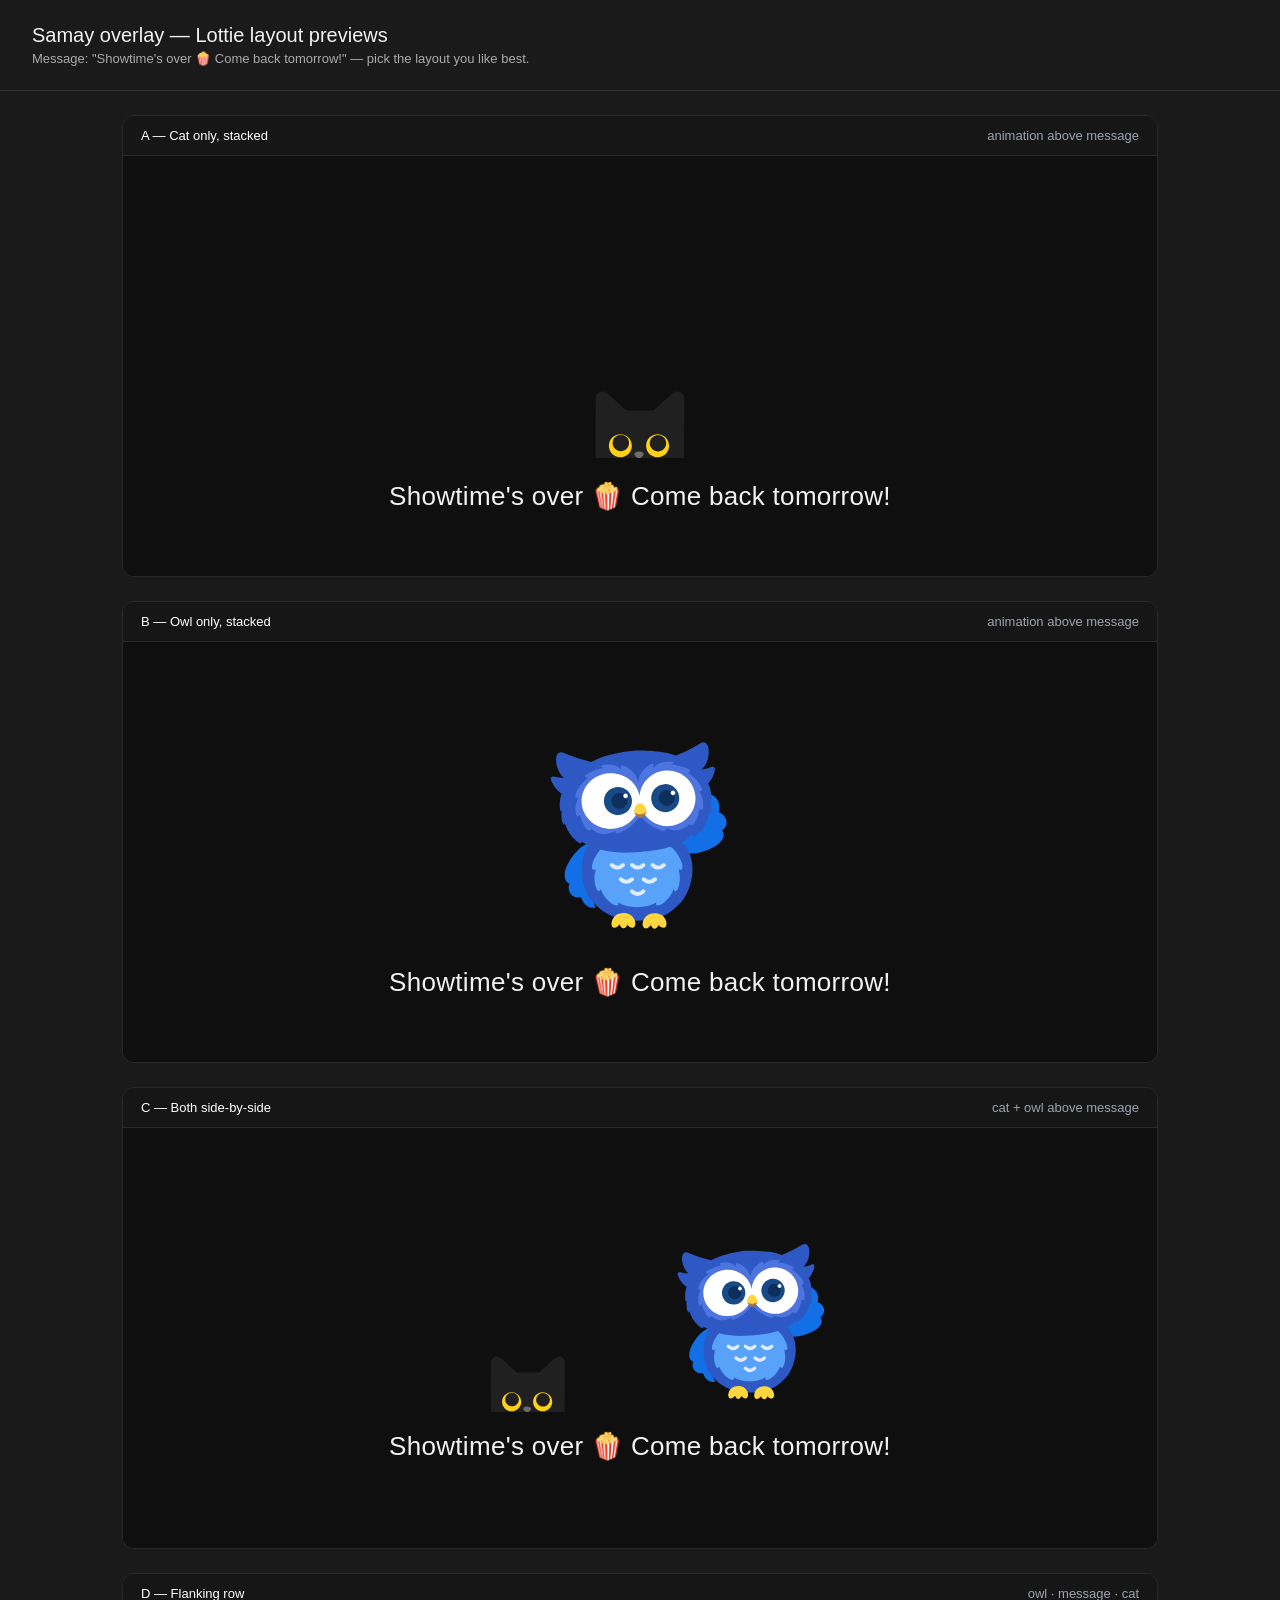
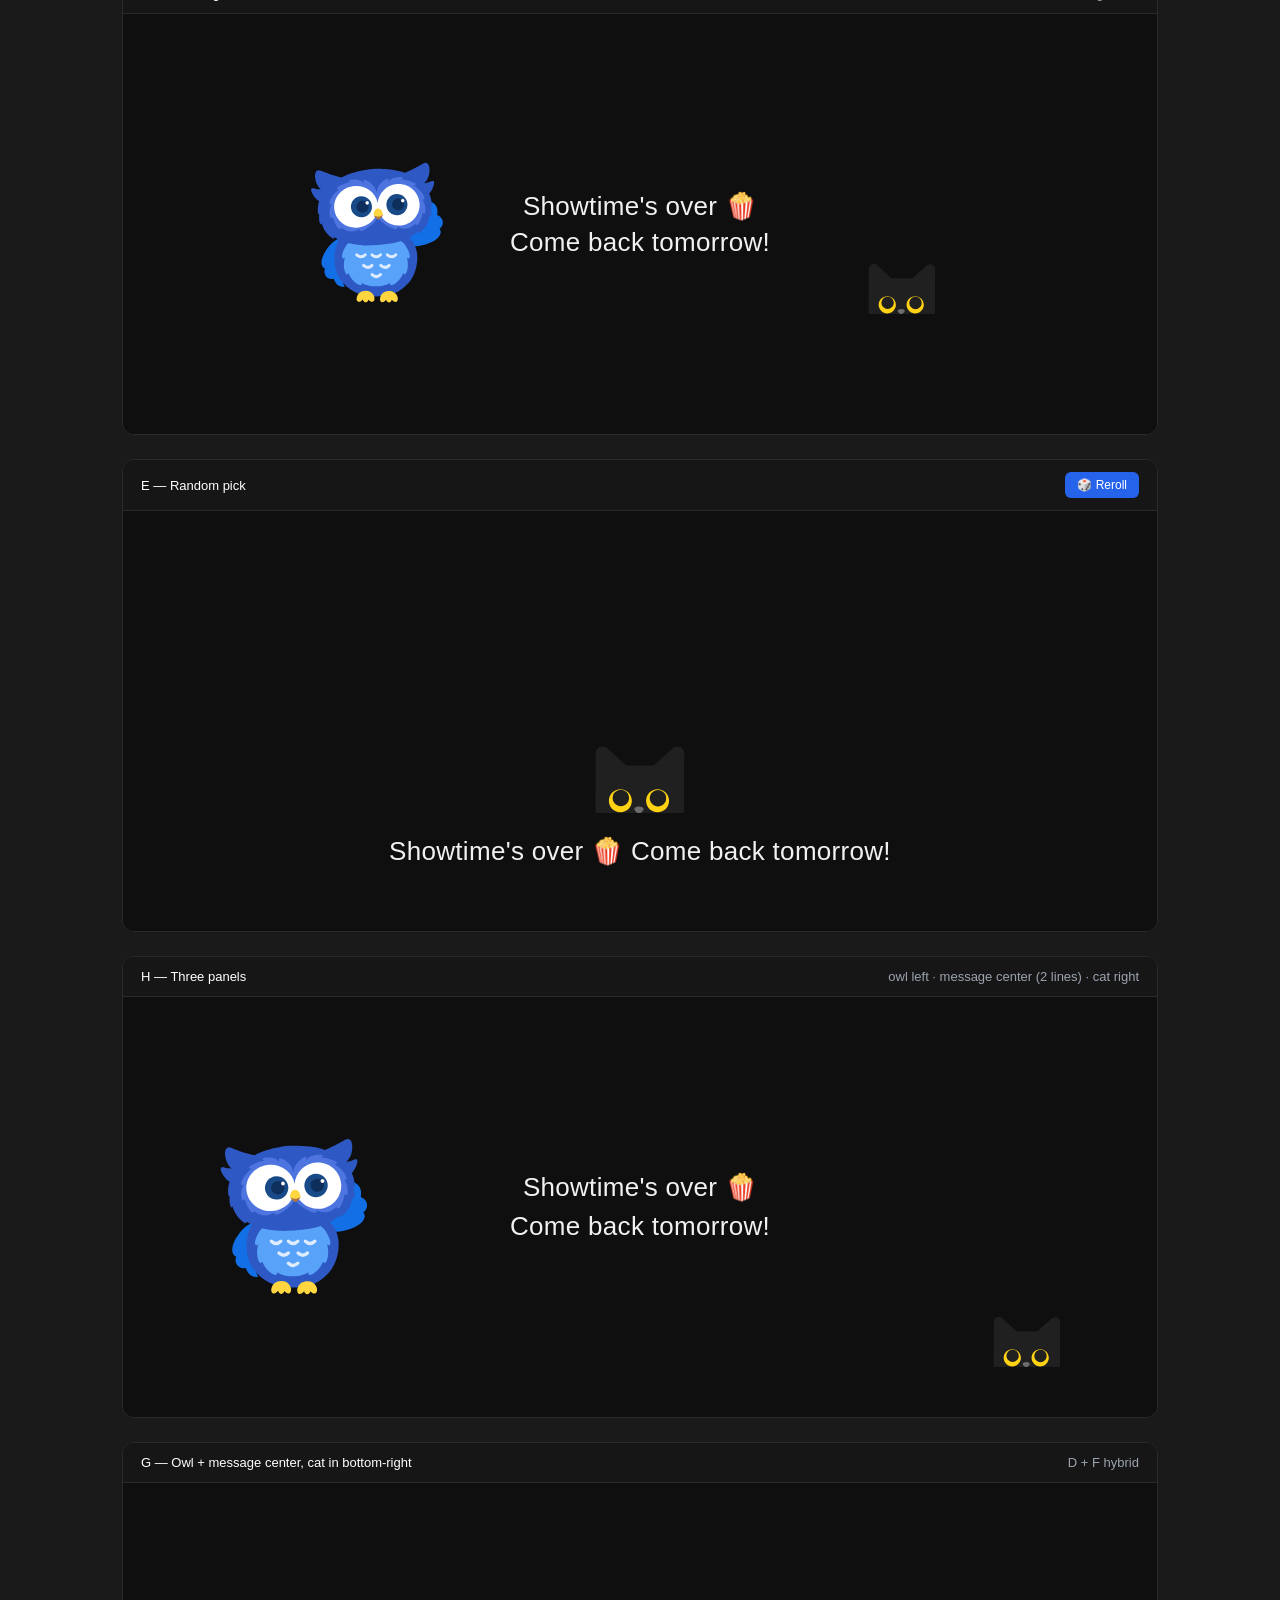
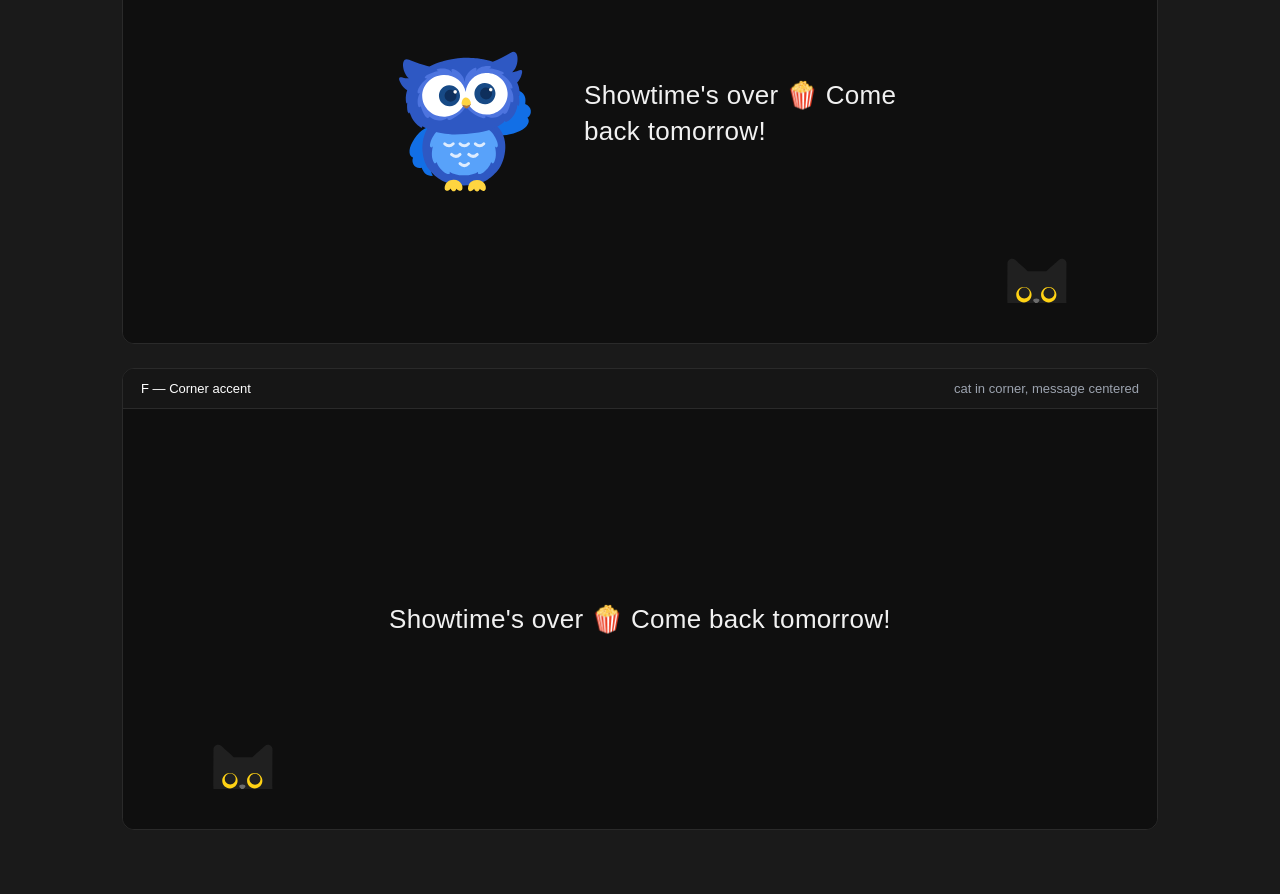
<file: previews/index.html>
<!DOCTYPE html>
<html lang="en">
<head>
<meta charset="UTF-8" />
<title>Samay overlay — preview</title>
<script src="./lottie.min.js"></script>
<script src="./cat.js"></script>
<script src="./owl.js"></script>
<style>
  * { box-sizing: border-box; }
  body {
    margin: 0;
    background: #1a1a1a;
    font-family: -apple-system, BlinkMacSystemFont, 'Segoe UI', Roboto, Arial, sans-serif;
    color: #f1f1f1;
  }
  header {
    padding: 24px 32px;
    border-bottom: 1px solid #333;
  }
  header h1 { margin: 0 0 4px; font-size: 20px; font-weight: 500; }
  header p { margin: 0; color: #aaa; font-size: 13px; }
  .grid {
    display: grid;
    grid-template-columns: 1fr;
    gap: 24px;
    padding: 24px 32px 64px;
    max-width: 1100px;
    margin: 0 auto;
  }
  .card {
    background: #0f0f0f;
    border: 1px solid #2a2a2a;
    border-radius: 12px;
    overflow: hidden;
  }
  .card-label {
    padding: 12px 18px;
    background: #161616;
    border-bottom: 1px solid #2a2a2a;
    font-size: 13px;
    color: #9ca3af;
    display: flex;
    justify-content: space-between;
    align-items: center;
  }
  .card-label strong { color: #fff; font-weight: 500; }
  .card-label button {
    background: #2563eb;
    color: white;
    border: none;
    padding: 6px 12px;
    border-radius: 6px;
    font-size: 12px;
    cursor: pointer;
  }
  .stage {
    background: #0f0f0f;
    min-height: 420px;
    display: flex;
    align-items: center;
    justify-content: center;
    padding: 40px;
  }

  /* Shared message style */
  .samay-message {
    color: #f1f1f1;
    font-size: 26px;
    font-weight: 400;
    letter-spacing: 0.3px;
    line-height: 1.4;
    text-align: center;
  }

  /* ---- Layout A: single animation above message ---- */
  .layout-stack {
    display: flex;
    flex-direction: column;
    align-items: center;
    gap: 20px;
  }
  .layout-stack .lottie-box { width: 240px; height: 240px; }

  /* ---- Layout C: two animations side-by-side, message below ---- */
  .layout-duo {
    display: flex;
    flex-direction: column;
    align-items: center;
    gap: 16px;
  }
  .layout-duo .row {
    display: flex;
    gap: 24px;
    align-items: flex-end;
  }
  .layout-duo .lottie-box { width: 200px; height: 200px; }

  /* ---- Layout D: owl left, message center, cat right (one row) ---- */
  .layout-row {
    display: flex;
    align-items: center;
    justify-content: center;
    gap: 32px;
  }
  .layout-row .lottie-box { width: 180px; height: 180px; }
  .layout-row .samay-message { max-width: 280px; }

  /* ---- Layout H: three-panel — owl left, message center (2 lines), cat right ---- */
  .layout-h {
    position: relative;
    width: 100%;
    min-height: 320px;
    display: flex;
    align-items: center;
    justify-content: center;
    gap: 24px;
  }
  /* Default (narrow): owl sits next to message in flow */
  .layout-h .lottie-owl {
    width: 130px;
    height: 130px;
    flex-shrink: 0;
  }
  .layout-h .samay-message {
    line-height: 1.5;
    font-size: 20px;
  }
  .layout-h .lottie-cat {
    position: absolute;
    bottom: 0;
    right: 0;
    width: 120px;
    height: 120px;
  }
  /* Wide screens: owl pins to left edge, message stays in true center */
  @media (min-width: 900px) {
    .layout-h .lottie-owl {
      position: absolute;
      left: 32px;
      top: 50%;
      transform: translateY(-50%);
      width: 200px;
      height: 200px;
    }
    .layout-h .samay-message {
      font-size: 26px;
      white-space: nowrap;
    }
    .layout-h .lottie-cat {
      width: 180px;
      height: 180px;
    }
  }

  /* ---- Layout G: owl + message centered, cat in bottom-right corner ---- */
  .layout-g {
    position: relative;
    width: 100%;
    min-height: 380px;
    display: flex;
    align-items: center;
    justify-content: center;
  }
  .layout-g .center {
    display: flex;
    align-items: center;
    gap: 28px;
  }
  .layout-g .lottie-owl { width: 180px; height: 180px; }
  .layout-g .samay-message { max-width: 320px; text-align: left; }
  .layout-g .lottie-cat {
    position: absolute;
    bottom: 0;
    right: 0;
    width: 160px;
    height: 160px;
  }

  /* ---- Layout E: animation top-left corner, message centered ---- */
  .layout-corner {
    position: relative;
    width: 100%;
    min-height: 340px;
    display: flex;
    align-items: center;
    justify-content: center;
  }
  .layout-corner .lottie-box {
    position: absolute;
    top: 0;
    right: 0;
    width: 160px;
    height: 160px;
  }
  .layout-corner .lottie-box.bottom-left {
    top: auto;
    right: auto;
    bottom: 0;
    left: 0;
  }

  .lottie-box { display: block; }
</style>
</head>
<body>
<header>
  <h1>Samay overlay — Lottie layout previews</h1>
  <p>Message: "Showtime's over 🍿 Come back tomorrow!" — pick the layout you like best.</p>
</header>

<div class="grid">

  <!-- A: Cat only -->
  <div class="card">
    <div class="card-label"><strong>A — Cat only, stacked</strong><span>animation above message</span></div>
    <div class="stage">
      <div class="layout-stack">
        <div id="a-cat" class="lottie-box"></div>
        <div class="samay-message">Showtime's over 🍿 Come back tomorrow!</div>
      </div>
    </div>
  </div>

  <!-- B: Owl only -->
  <div class="card">
    <div class="card-label"><strong>B — Owl only, stacked</strong><span>animation above message</span></div>
    <div class="stage">
      <div class="layout-stack">
        <div id="b-owl" class="lottie-box"></div>
        <div class="samay-message">Showtime's over 🍿 Come back tomorrow!</div>
      </div>
    </div>
  </div>

  <!-- C: Both, side-by-side, message below -->
  <div class="card">
    <div class="card-label"><strong>C — Both side-by-side</strong><span>cat + owl above message</span></div>
    <div class="stage">
      <div class="layout-duo">
        <div class="row">
          <div id="c-cat" class="lottie-box"></div>
          <div id="c-owl" class="lottie-box"></div>
        </div>
        <div class="samay-message">Showtime's over 🍿 Come back tomorrow!</div>
      </div>
    </div>
  </div>

  <!-- D: Owl left — message — cat right -->
  <div class="card">
    <div class="card-label"><strong>D — Flanking row</strong><span>owl · message · cat</span></div>
    <div class="stage">
      <div class="layout-row">
        <div id="d-owl" class="lottie-box"></div>
        <div class="samay-message">Showtime's over 🍿 Come back tomorrow!</div>
        <div id="d-cat" class="lottie-box"></div>
      </div>
    </div>
  </div>

  <!-- E: Random (cat or owl) -->
  <div class="card">
    <div class="card-label">
      <strong>E — Random pick</strong>
      <button onclick="rerollE()">🎲 Reroll</button>
    </div>
    <div class="stage">
      <div class="layout-stack">
        <div id="e-anim" class="lottie-box"></div>
        <div class="samay-message">Showtime's over 🍿 Come back tomorrow!</div>
      </div>
    </div>
  </div>

  <!-- H: Three panels — owl | message | cat -->
  <div class="card">
    <div class="card-label"><strong>H — Three panels</strong><span>owl left · message center (2 lines) · cat right</span></div>
    <div class="stage">
      <div class="layout-h">
        <div id="h-owl" class="lottie-box lottie-owl"></div>
        <div class="samay-message">Showtime's over 🍿<br>Come back tomorrow!</div>
        <div id="h-cat" class="lottie-box lottie-cat"></div>
      </div>
    </div>
  </div>

  <!-- G: Owl + message center, cat bottom-right corner -->
  <div class="card">
    <div class="card-label"><strong>G — Owl + message center, cat in bottom-right</strong><span>D + F hybrid</span></div>
    <div class="stage">
      <div class="layout-g">
        <div class="center">
          <div id="g-owl" class="lottie-box lottie-owl"></div>
          <div class="samay-message">Showtime's over 🍿 Come back tomorrow!</div>
        </div>
        <div id="g-cat" class="lottie-box lottie-cat"></div>
      </div>
    </div>
  </div>

  <!-- F: Corner animation -->
  <div class="card">
    <div class="card-label"><strong>F — Corner accent</strong><span>cat in corner, message centered</span></div>
    <div class="stage">
      <div class="layout-corner">
        <div class="samay-message">Showtime's over 🍿 Come back tomorrow!</div>
        <div id="f-cat" class="lottie-box bottom-left"></div>
      </div>
    </div>
  </div>

</div>

<script>
  const CAT = window.CAT_DATA;
  const OWL = window.OWL_DATA;

  function load(id, animationData) {
    return lottie.loadAnimation({
      container: document.getElementById(id),
      renderer: 'svg',
      loop: true,
      autoplay: true,
      animationData: JSON.parse(JSON.stringify(animationData)),
    });
  }

  load('a-cat', CAT);
  load('b-owl', OWL);
  load('c-cat', CAT);
  load('c-owl', OWL);
  load('d-cat', CAT);
  load('d-owl', OWL);
  load('f-cat', CAT);
  load('g-owl', OWL);
  load('g-cat', CAT);
  load('h-owl', OWL);
  load('h-cat', CAT);

  let eAnim = null;
  function rerollE() {
    if (eAnim) eAnim.destroy();
    const path = Math.random() < 0.5 ? CAT : OWL;
    eAnim = load('e-anim', path);
  }
  rerollE();
</script>
</body>
</html>
</file>
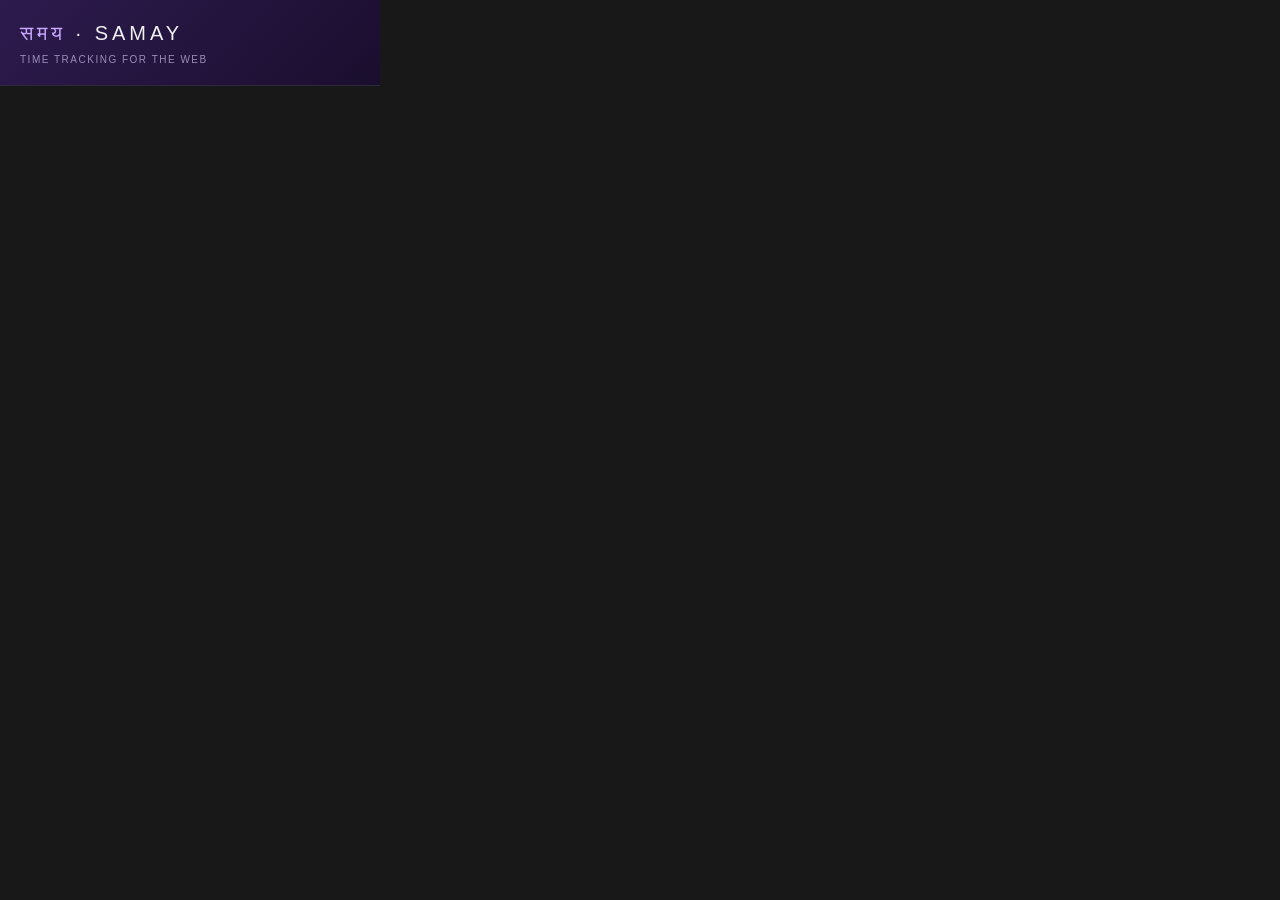
<file: src/popup/popup.html>
<!DOCTYPE html>
<html lang="en">
<head>
  <meta charset="UTF-8">
  <meta name="viewport" content="width=400">
  <title>Samay</title>
  <style>
    * { margin: 0; padding: 0; box-sizing: border-box; }

    body {
      width: 380px;
      min-height: 200px;
      background: #181818;
      color: #e8e8e8;
      font-family: -apple-system, BlinkMacSystemFont, 'Segoe UI', 'Roboto', Arial, sans-serif;
      font-size: 13px;
      line-height: 1.5;
    }

    /* Header */
    .header {
      background: linear-gradient(135deg, #2d1b4e 0%, #1a0e2e 100%);
      padding: 18px 20px;
      border-bottom: 1px solid #2a2a3a;
    }
    .header h1 {
      font-size: 20px;
      font-weight: 300;
      color: #f0f0f0;
      letter-spacing: 4px;
      text-transform: uppercase;
    }
    .header h1 .accent {
      color: #c8a8ff;
      font-weight: 500;
    }
    .header-sub {
      color: #9a8bb8;
      font-size: 10px;
      margin-top: 4px;
      letter-spacing: 1.5px;
      text-transform: uppercase;
    }

    /* Lock Screen */
    #lockScreen {
      padding: 30px 20px;
      text-align: center;
    }
    #lockScreen h2 {
      font-size: 14px;
      font-weight: 400;
      margin-bottom: 16px;
      color: #aaa;
      letter-spacing: 0.3px;
    }
    #lockScreen input {
      width: 100%;
      max-width: 200px;
      padding: 10px 14px;
      border: 1px solid #333;
      border-radius: 8px;
      background: #222;
      color: #e8e8e8;
      font-size: 14px;
      text-align: center;
      outline: none;
      letter-spacing: 4px;
    }
    #lockScreen input:focus { border-color: #c8a8ff; }
    #lockError {
      color: #f44;
      font-size: 12px;
      margin-top: 10px;
      min-height: 18px;
    }
    .lock-btn {
      margin-top: 14px;
      padding: 8px 28px;
      background: #c8a8ff;
      color: #1a0e2e;
      border: none;
      border-radius: 20px;
      font-size: 13px;
      font-weight: 600;
      cursor: pointer;
    }
    .lock-btn:hover { background: #d8c0ff; }

    /* Main Content */
    #mainContent { display: none; }

    /* Today's Stats Card */
    .stats-card {
      margin: 16px;
      padding: 16px;
      background: #222;
      border-radius: 12px;
      border: 1px solid #2a2a2a;
    }
    .stats-label {
      font-size: 10px;
      text-transform: uppercase;
      letter-spacing: 1.5px;
      color: #888;
      margin-bottom: 8px;
    }
    .time-display {
      font-size: 32px;
      font-weight: 300;
      color: #f1f1f1;
      font-variant-numeric: tabular-nums;
      letter-spacing: 0.5px;
    }
    .time-display .separator { color: #555; }
    .time-display .unit {
      font-size: 12px;
      font-weight: 400;
      color: #888;
      margin-left: 2px;
    }

    .progress-container {
      margin-top: 12px;
      height: 6px;
      background: #333;
      border-radius: 3px;
      overflow: hidden;
    }
    .progress-bar {
      height: 100%;
      border-radius: 3px;
      transition: width 0.5s ease, background 0.3s ease;
    }
    .progress-bar.safe { background: #6ec788; }
    .progress-bar.warning { background: #f4b860; }
    .progress-bar.danger { background: #e07b7b; }

    .stats-footer {
      display: flex;
      justify-content: space-between;
      margin-top: 8px;
      font-size: 11px;
      color: #888;
    }

    .status-badge {
      display: inline-flex;
      align-items: center;
      gap: 6px;
      padding: 4px 10px;
      border-radius: 12px;
      font-size: 10px;
      font-weight: 600;
      margin-top: 10px;
      letter-spacing: 0.5px;
      text-transform: uppercase;
    }
    .status-badge.active { background: #1a3a2a; color: #6ec788; }
    .status-badge.blocked { background: #3a1a1a; color: #e07b7b; }
    .status-badge.disabled { background: #2a2a2a; color: #888; }
    .status-dot { width: 6px; height: 6px; border-radius: 50%; }
    .status-badge.active .status-dot { background: #6ec788; }
    .status-badge.blocked .status-dot { background: #e07b7b; }
    .status-badge.disabled .status-dot { background: #888; }

    /* Video log */
    .videos-section { margin: 0 16px 16px; }
    .videos-section h3 {
      font-size: 10px;
      font-weight: 600;
      color: #aaa;
      text-transform: uppercase;
      letter-spacing: 1px;
      margin-bottom: 8px;
    }
    .video-item {
      padding: 8px 10px;
      background: #1e1e1e;
      border-radius: 8px;
      margin-bottom: 6px;
      border: 1px solid #2a2a2a;
    }
    .video-title {
      font-size: 12px;
      font-weight: 500;
      color: #e0e0e0;
      white-space: nowrap;
      overflow: hidden;
      text-overflow: ellipsis;
      max-width: 320px;
    }
    .video-meta {
      font-size: 10px;
      color: #888;
      margin-top: 3px;
      display: flex;
      gap: 12px;
    }
    .no-videos {
      color: #555;
      font-size: 12px;
      text-align: center;
      padding: 12px;
    }

    .settings-section {
      margin: 0 16px 16px;
      padding: 16px;
      background: #222;
      border-radius: 12px;
      border: 1px solid #2a2a2a;
    }
    .settings-section h3 {
      font-size: 10px;
      font-weight: 600;
      color: #aaa;
      text-transform: uppercase;
      letter-spacing: 1px;
      margin-bottom: 12px;
    }
    .setting-row {
      display: flex;
      align-items: center;
      justify-content: space-between;
      padding: 8px 0;
    }
    .setting-row + .setting-row { border-top: 1px solid #2a2a2a; }
    .setting-label { font-size: 13px; color: #ccc; }
    .setting-label small {
      display: block;
      color: #666;
      font-size: 10px;
      margin-top: 2px;
    }

    input[type="number"] {
      width: 70px;
      padding: 6px 10px;
      border: 1px solid #333;
      border-radius: 6px;
      background: #1a1a1a;
      color: #e8e8e8;
      font-size: 14px;
      text-align: center;
      outline: none;
    }
    input[type="number"]:focus { border-color: #c8a8ff; }

    .toggle {
      position: relative;
      width: 40px;
      height: 22px;
      cursor: pointer;
    }
    .toggle input { display: none; }
    .toggle-slider {
      position: absolute;
      inset: 0;
      background: #444;
      border-radius: 11px;
      transition: background 0.2s;
    }
    .toggle-slider::before {
      content: '';
      position: absolute;
      width: 16px; height: 16px;
      border-radius: 50%;
      background: #ccc;
      top: 3px; left: 3px;
      transition: transform 0.2s;
    }
    .toggle input:checked + .toggle-slider { background: #c8a8ff; }
    .toggle input:checked + .toggle-slider::before {
      transform: translateX(18px);
      background: #fff;
    }

    .btn-row {
      display: flex;
      gap: 8px;
      margin: 0 16px 16px;
    }
    .btn {
      flex: 1;
      padding: 8px 12px;
      border: 1px solid #333;
      border-radius: 8px;
      background: #222;
      color: #ccc;
      font-size: 12px;
      cursor: pointer;
      text-align: center;
    }
    .btn:hover { background: #2a2a2a; border-color: #444; }
    .btn.danger { border-color: #5a2020; color: #f88; }
    .btn.danger:hover { background: #2a1515; }

    .password-section {
      margin: 0 16px 16px;
      padding: 14px;
      background: #222;
      border-radius: 12px;
      border: 1px solid #2a2a2a;
    }
    .password-section h3 {
      font-size: 10px;
      font-weight: 600;
      color: #aaa;
      text-transform: uppercase;
      letter-spacing: 1px;
      margin-bottom: 10px;
    }
    .password-section input[type="password"] {
      width: 100%;
      padding: 8px 12px;
      border: 1px solid #333;
      border-radius: 6px;
      background: #1a1a1a;
      color: #e8e8e8;
      font-size: 13px;
      outline: none;
      margin-bottom: 8px;
    }
    .password-section input[type="password"]:focus { border-color: #c8a8ff; }
    .password-msg {
      font-size: 11px;
      margin-top: 4px;
      min-height: 16px;
    }
    .password-msg.success { color: #6ec788; }
    .password-msg.error { color: #f44; }

    .footer {
      padding: 10px 16px;
      text-align: center;
      font-size: 10px;
      color: #444;
      border-top: 1px solid #222;
      letter-spacing: 1px;
    }
  </style>
</head>
<body>

  <div class="header">
    <h1><span class="accent">समय</span> · SAMAY</h1>
    <div class="header-sub">Time tracking for the web</div>
  </div>

  <div id="lockScreen" style="display: none;">
    <h2>Enter password to view settings</h2>
    <input type="password" id="lockPassword" placeholder="••••••" maxlength="20">
    <div id="lockError"></div>
    <br>
    <button class="lock-btn" id="unlockBtn">Unlock</button>
  </div>

  <div id="mainContent">

    <div class="stats-card">
      <div class="stats-label">Today's Watch Time</div>
      <div class="time-display" id="timeDisplay">
        <span id="timeMinutes">0</span><span class="unit">m</span>
        <span class="separator"> : </span>
        <span id="timeSeconds">00</span><span class="unit">s</span>
      </div>
      <div class="progress-container">
        <div class="progress-bar safe" id="progressBar" style="width: 0%"></div>
      </div>
      <div class="stats-footer">
        <span id="remainingText">30m remaining</span>
        <span id="limitText">Limit: 30m</span>
      </div>
      <div id="statusBadge" class="status-badge active">
        <span class="status-dot"></span>
        <span id="statusText">Tracking</span>
      </div>
    </div>

    <div class="videos-section">
      <h3>Videos Watched Today</h3>
      <div id="videosList">
        <div class="no-videos">No videos watched yet today</div>
      </div>
    </div>

    <div class="settings-section">
      <h3>Settings</h3>
      <div class="setting-row">
        <div class="setting-label">
          Daily Limit (minutes)
          <small>Time resets at midnight</small>
        </div>
        <input type="number" id="limitInput" min="5" max="480" value="30">
      </div>
      <div class="setting-row">
        <div class="setting-label">
          Enabled
          <small>Track and enforce limits</small>
        </div>
        <label class="toggle">
          <input type="checkbox" id="enabledToggle" checked>
          <span class="toggle-slider"></span>
        </label>
      </div>
    </div>

    <div class="btn-row">
      <button class="btn" id="saveBtn">Save Settings</button>
      <button class="btn danger" id="resetBtn">Reset Today</button>
    </div>

    <div class="password-section">
      <h3>🔒 Password Protection</h3>
      <input type="password" id="newPassword" placeholder="New password (leave empty to remove)">
      <input type="password" id="confirmPassword" placeholder="Confirm password">
      <button class="btn" id="setPasswordBtn" style="width:100%; margin-top:4px;">Set Password</button>
      <div class="password-msg" id="passwordMsg"></div>
    </div>

    <div class="footer">SAMAY v1.0.1 · LOCAL DATA ONLY</div>
  </div>

  <script src="popup.js"></script>
</body>
</html>
</file>
